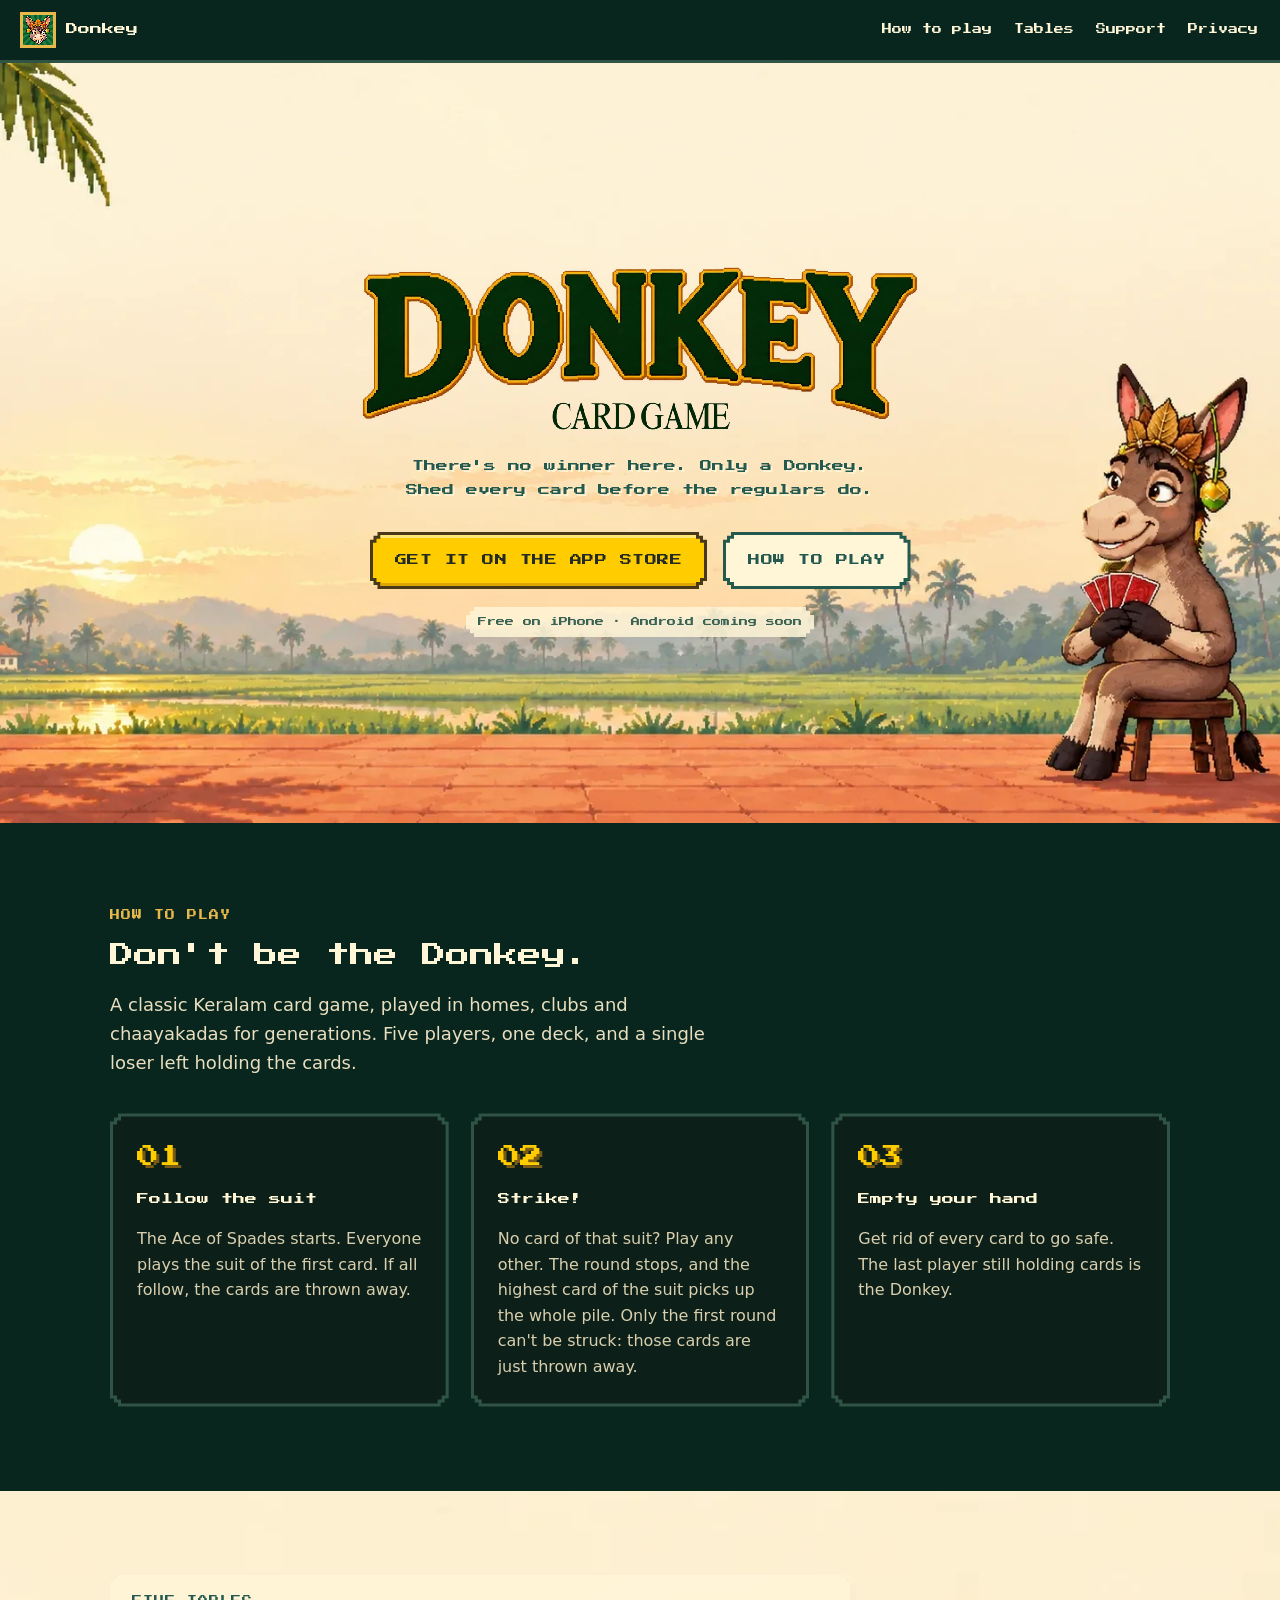
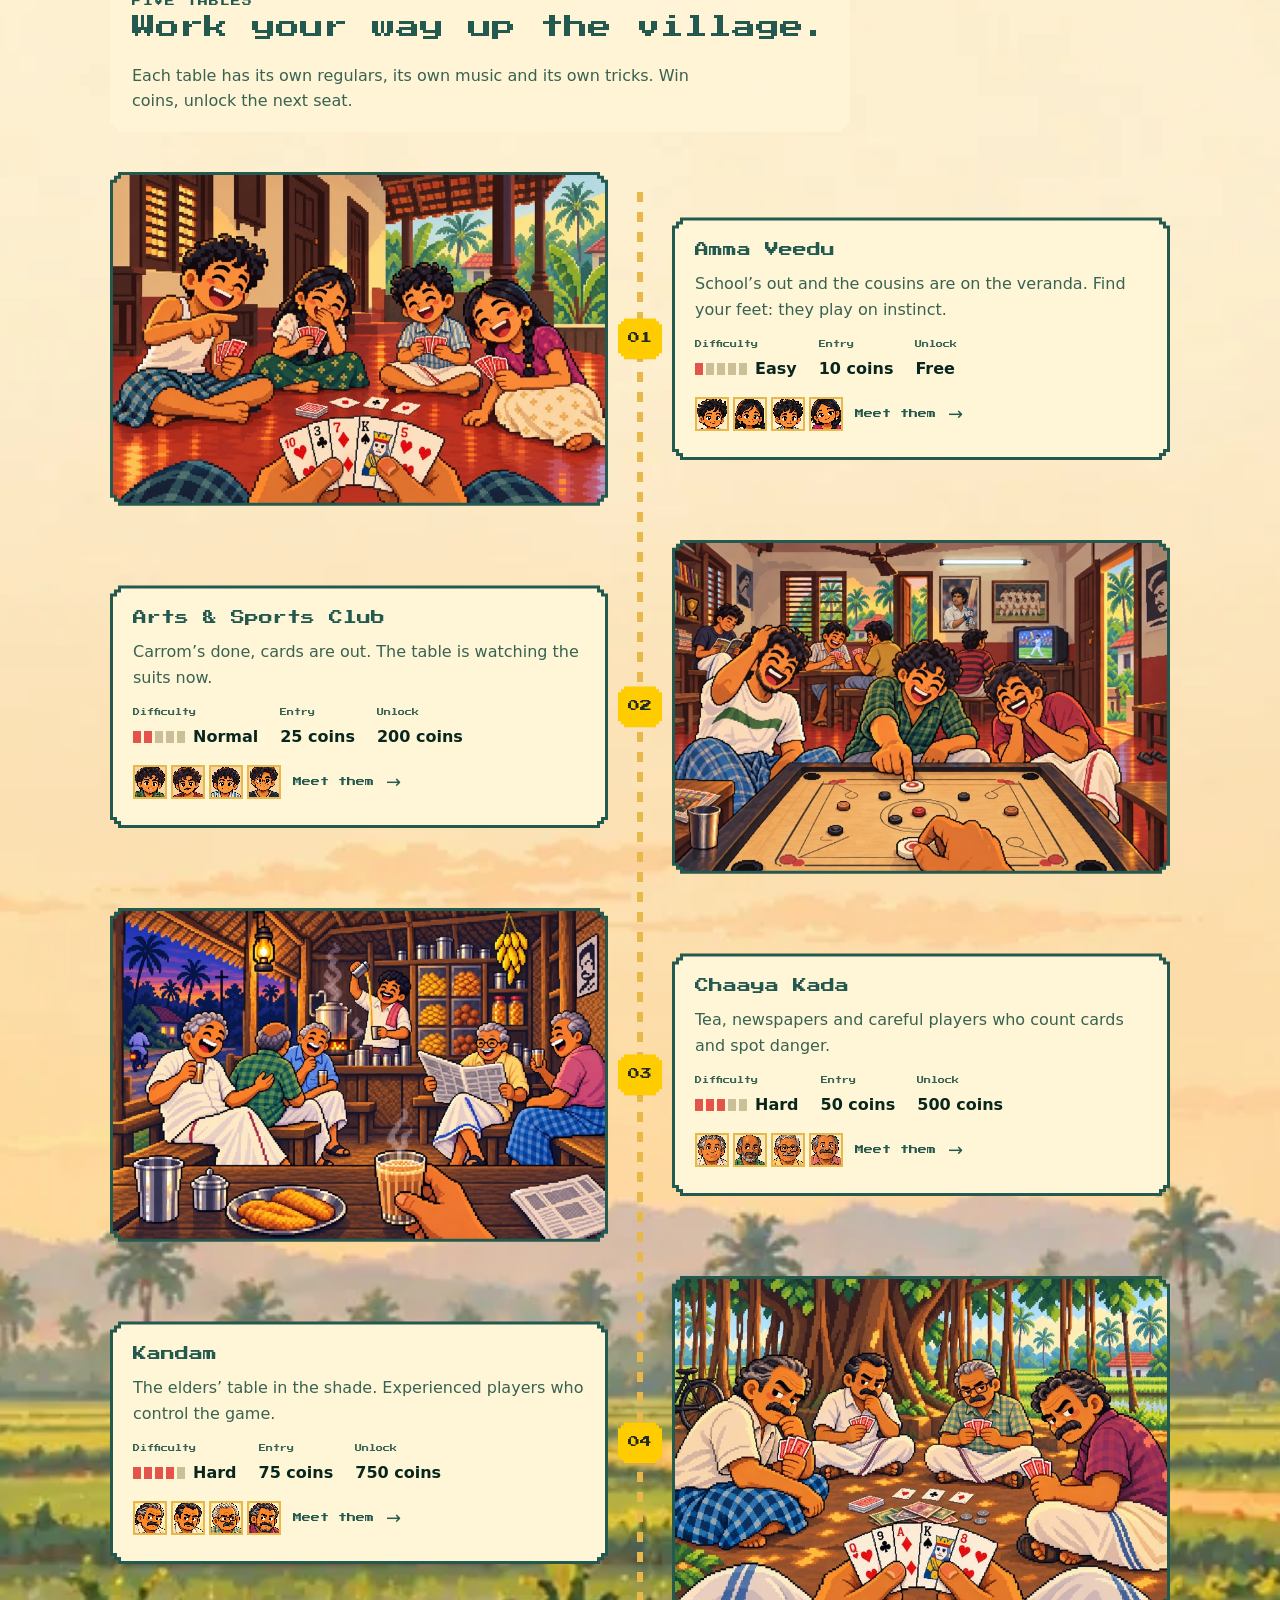
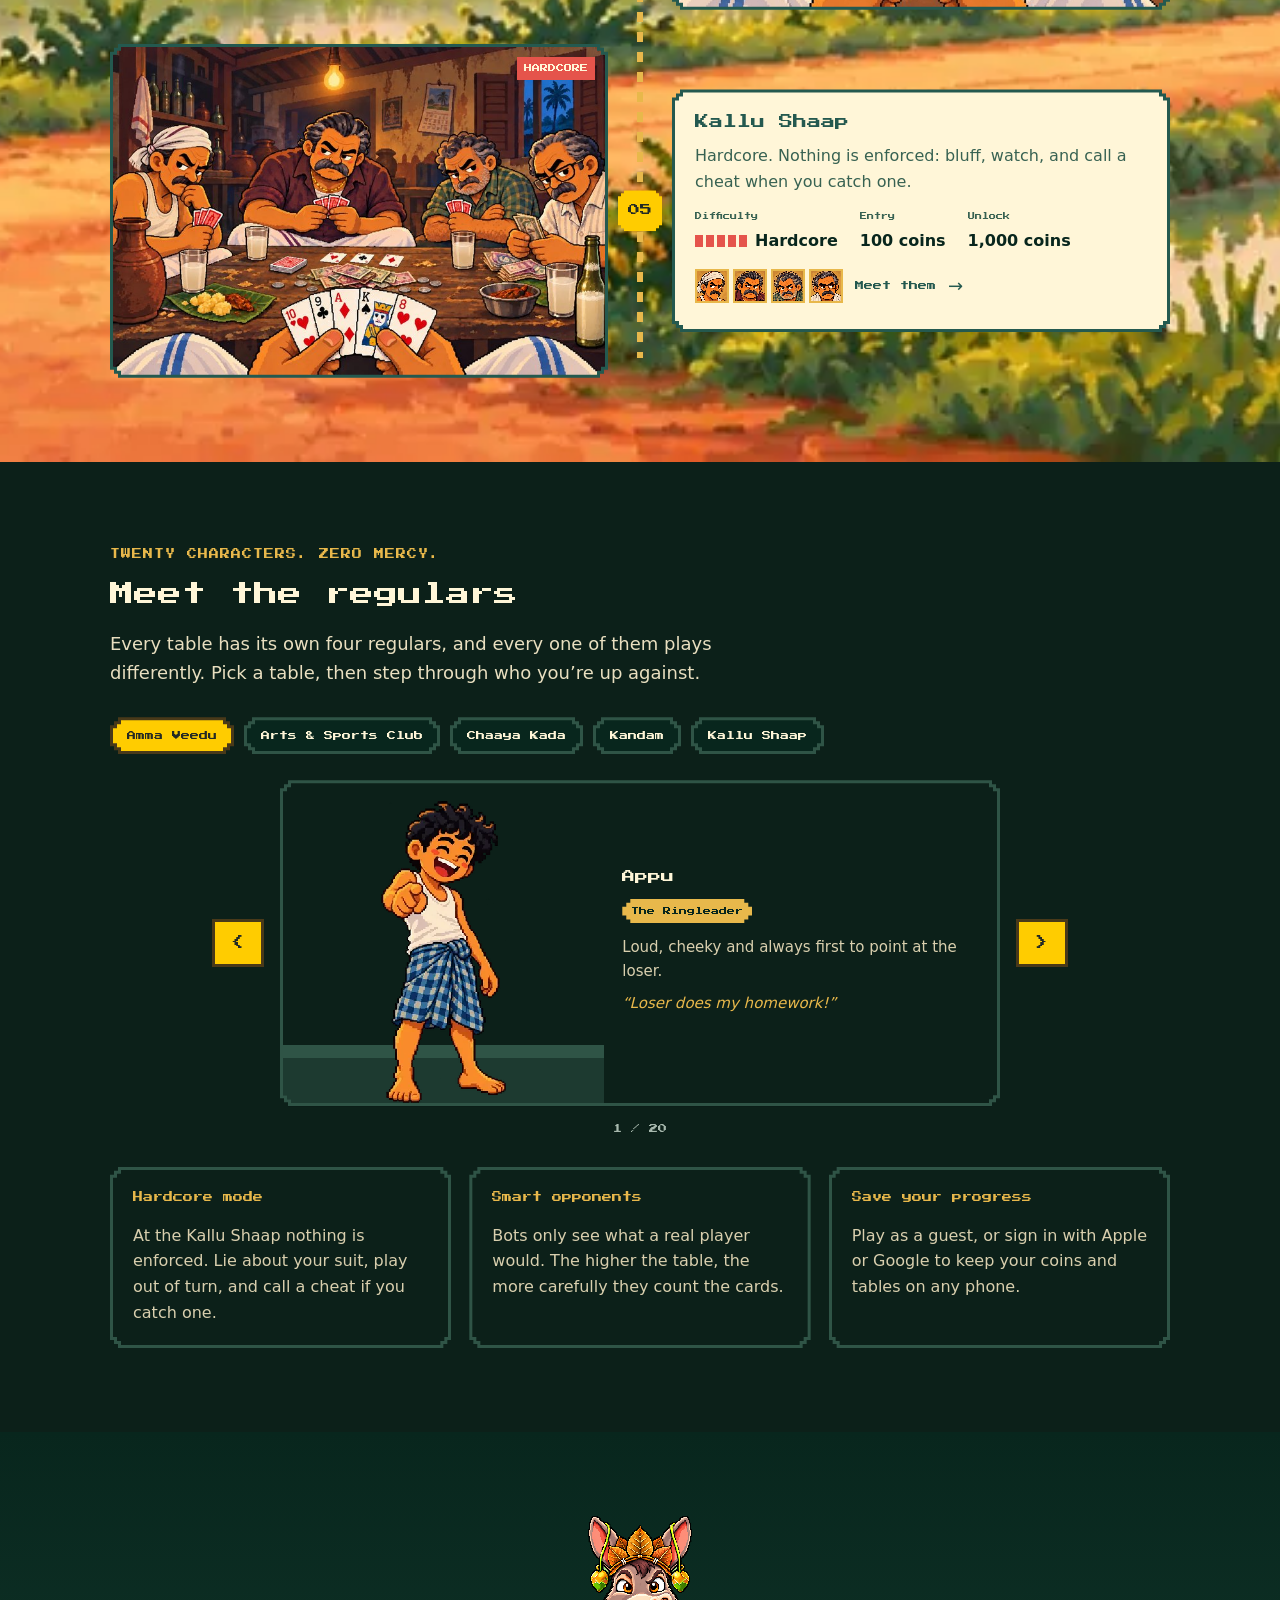
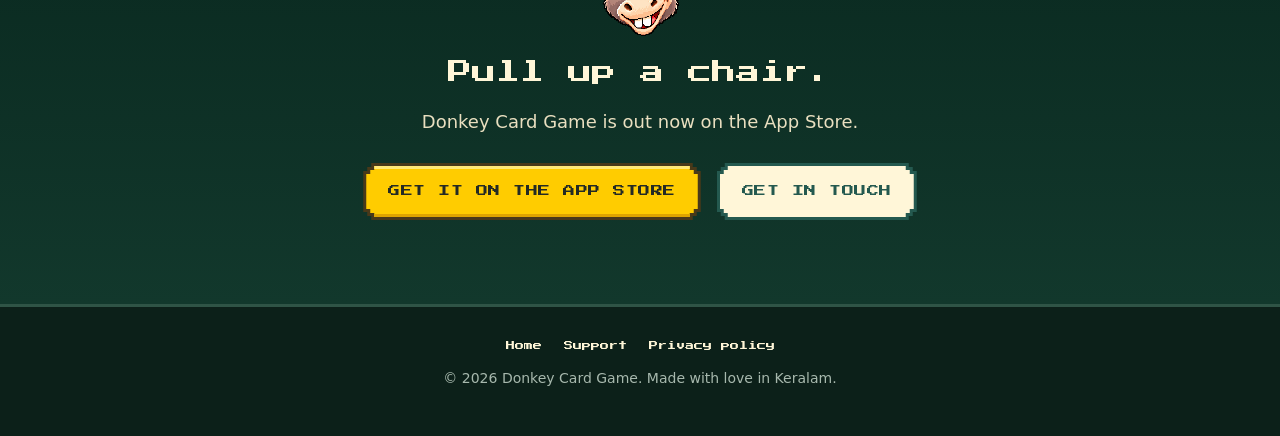
<file: index.html>
<!doctype html>
<html lang="en">
<head>
  <meta charset="utf-8">
  <meta name="viewport" content="width=device-width, initial-scale=1">
  <title>Donkey Card Game</title>
  <meta name="description" content="Donkey Card Game: the Keralam card game where there's no winner, only a Donkey. Shed your cards before the regulars do. Out now on iPhone.">
  <meta name="apple-itunes-app" content="app-id=6822841251">
  <meta property="og:title" content="Donkey Card Game">
  <meta property="og:description" content="There's no winner. Only a Donkey. A pixel-art card game from Keralam.">
  <meta property="og:image" content="assets/icon.png">
  <meta name="theme-color" content="#08261d">
  <link rel="icon" href="assets/favicon.png">
  <link rel="apple-touch-icon" href="assets/icon.png">
  <link rel="stylesheet" href="style.css">
</head>
<body>
  <header class="topbar">
    <a class="brand" href="./"><img class="crisp" src="assets/icon.png" alt=""><span>Donkey</span></a>
    <nav class="nav" aria-label="Main">
      <a href="#how">How to play</a>
      <a href="#tables">Tables</a>
      <a href="support.html">Support</a>
      <a href="privacy.html">Privacy</a>
    </nav>
  </header>

  <main>
    <section class="hero">
      <div class="hero-inner">
        <h1 style="margin:0"><img class="title crisp" src="assets/title.webp" alt="Donkey Card Game"></h1>
        <p class="tagline">There's no winner here. Only a Donkey.<br>Shed every card before the regulars do.</p>
        <div class="ctas">
          <a class="btn primary step drop" href="https://apps.apple.com/app/id6822841251"><span class="face step">Get it on the App Store</span></a>
          <a class="btn secondary step drop" href="#how"><span class="face step">How to play</span></a>
        </div>
        <div><span class="soon step">Free on iPhone · Android coming soon</span></div>
      </div>
    </section>

    <section id="how">
      <div class="wrap">
        <p class="kicker">HOW TO PLAY</p>
        <h2>Don't be the Donkey.</h2>
        <p class="lead">A classic Keralam card game, played in homes, clubs and chaayakadas for generations. Five players, one deck, and a single loser left holding the cards.</p>
        <div class="steps">
          <div class="frame dark step drop"><div class="in step">
            <span class="num">01</span>
            <h3 style="color:var(--cream)">Follow the suit</h3>
            <p style="color:#d9cfae">The Ace of Spades starts. Everyone plays the suit of the first card. If all follow, the cards are thrown away.</p>
          </div></div>
          <div class="frame dark step drop"><div class="in step">
            <span class="num">02</span>
            <h3 style="color:var(--cream)">Strike!</h3>
            <p style="color:#d9cfae">No card of that suit? Play any other. The round stops, and the highest card of the suit picks up the whole pile. Only the first round can't be struck: those cards are just thrown away.</p>
          </div></div>
          <div class="frame dark step drop"><div class="in step">
            <span class="num">03</span>
            <h3 style="color:var(--cream)">Empty your hand</h3>
            <p style="color:#d9cfae">Get rid of every card to go safe. The last player still holding cards is the Donkey.</p>
          </div></div>
        </div>
      </div>
    </section>

    <section id="tables" class="tables">
      <div class="wrap">
        <div class="heading step">
          <p class="kicker">FIVE TABLES</p>
          <h2>Work your way up the village.</h2>
          <p>Each table has its own regulars, its own music and its own tricks. Win coins, unlock the next seat.</p>
        </div>
        <ol class="path">
          <li class="stop">
            <span class="badge step">01</span>
            <div class="frame step drop shot"><div class="in step"><img src="assets/covers/summer-holidays.jpg" alt="Kids playing cards on a Keralam veranda during summer holidays" loading="lazy"></div></div>
            <div class="frame step drop about"><div class="in step">
              <h3>Amma Veedu</h3>
              <p>School’s out and the cousins are on the veranda. Find your feet: they play on instinct.</p>
              <dl class="stats">
                <div><dt>Difficulty</dt><dd><span class="pips" aria-hidden="true"><i class="on"></i><i class=""></i><i class=""></i><i class=""></i><i class=""></i></span>Easy</dd></div>
                <div><dt>Entry</dt><dd>10 coins</dd></div>
                <div><dt>Unlock</dt><dd>Free</dd></div>
              </dl>
              <a class="meet" href="#regulars" data-tab="0"><span class="cast"><img class="crisp" src="assets/faces/appu.webp" alt="Appu"><img class="crisp" src="assets/faces/ammu.webp" alt="Ammu"><img class="crisp" src="assets/faces/unni.webp" alt="Unni"><img class="crisp" src="assets/faces/malu.webp" alt="Malu"></span>Meet them</a>
            </div></div>
          </li>
          <li class="stop flip">
            <span class="badge step">02</span>
            <div class="frame step drop shot"><div class="in step"><img src="assets/covers/arts-sports-club.jpg" alt="Friends at an arts and sports club" loading="lazy"></div></div>
            <div class="frame step drop about"><div class="in step">
              <h3>Arts &amp; Sports Club</h3>
              <p>Carrom’s done, cards are out. The table is watching the suits now.</p>
              <dl class="stats">
                <div><dt>Difficulty</dt><dd><span class="pips" aria-hidden="true"><i class="on"></i><i class="on"></i><i class=""></i><i class=""></i><i class=""></i></span>Normal</dd></div>
                <div><dt>Entry</dt><dd>25 coins</dd></div>
                <div><dt>Unlock</dt><dd>200 coins</dd></div>
              </dl>
              <a class="meet" href="#regulars" data-tab="1"><span class="cast"><img class="crisp" src="assets/faces/shyam.webp" alt="Shyam"><img class="crisp" src="assets/faces/faisal.webp" alt="Faisal"><img class="crisp" src="assets/faces/tomy.webp" alt="Tomy"><img class="crisp" src="assets/faces/prasad.webp" alt="Prasad"></span>Meet them</a>
            </div></div>
          </li>
          <li class="stop">
            <span class="badge step">03</span>
            <div class="frame step drop shot"><div class="in step"><img src="assets/covers/chaayakada.jpg" alt="Old friends over tea at a chaayakada" loading="lazy"></div></div>
            <div class="frame step drop about"><div class="in step">
              <h3>Chaaya Kada</h3>
              <p>Tea, newspapers and careful players who count cards and spot danger.</p>
              <dl class="stats">
                <div><dt>Difficulty</dt><dd><span class="pips" aria-hidden="true"><i class="on"></i><i class="on"></i><i class="on"></i><i class=""></i><i class=""></i></span>Hard</dd></div>
                <div><dt>Entry</dt><dd>50 coins</dd></div>
                <div><dt>Unlock</dt><dd>500 coins</dd></div>
              </dl>
              <a class="meet" href="#regulars" data-tab="2"><span class="cast"><img class="crisp" src="assets/faces/gopalan.webp" alt="Gopalan"><img class="crisp" src="assets/faces/ummer.webp" alt="Ummer"><img class="crisp" src="assets/faces/jose.webp" alt="Jose"><img class="crisp" src="assets/faces/chandran.webp" alt="Chandran"></span>Meet them</a>
            </div></div>
          </li>
          <li class="stop flip">
            <span class="badge step">04</span>
            <div class="frame step drop shot"><div class="in step"><img src="assets/covers/banyan-tree.jpg" alt="Elders playing cards under a banyan tree" loading="lazy"></div></div>
            <div class="frame step drop about"><div class="in step">
              <h3>Kandam</h3>
              <p>The elders’ table in the shade. Experienced players who control the game.</p>
              <dl class="stats">
                <div><dt>Difficulty</dt><dd><span class="pips" aria-hidden="true"><i class="on"></i><i class="on"></i><i class="on"></i><i class="on"></i><i class=""></i></span>Hard</dd></div>
                <div><dt>Entry</dt><dd>75 coins</dd></div>
                <div><dt>Unlock</dt><dd>750 coins</dd></div>
              </dl>
              <a class="meet" href="#regulars" data-tab="3"><span class="cast"><img class="crisp" src="assets/faces/velu.webp" alt="Velu"><img class="crisp" src="assets/faces/mathai.webp" alt="Mathai"><img class="crisp" src="assets/faces/raghavan.webp" alt="Raghavan"><img class="crisp" src="assets/faces/sulaiman.webp" alt="Sulaiman"></span>Meet them</a>
            </div></div>
          </li>
          <li class="stop">
            <span class="badge step">05</span>
            <div class="frame step drop shot"><div class="in step"><img src="assets/covers/kallu-shaap.jpg" alt="Card players in a toddy shop" loading="lazy"><span class="level hard">HARDCORE</span></div></div>
            <div class="frame step drop about"><div class="in step">
              <h3>Kallu Shaap</h3>
              <p>Hardcore. Nothing is enforced: bluff, watch, and call a cheat when you catch one.</p>
              <dl class="stats">
                <div><dt>Difficulty</dt><dd><span class="pips" aria-hidden="true"><i class="on"></i><i class="on"></i><i class="on"></i><i class="on"></i><i class="on"></i></span>Hardcore</dd></div>
                <div><dt>Entry</dt><dd>100 coins</dd></div>
                <div><dt>Unlock</dt><dd>1,000 coins</dd></div>
              </dl>
              <a class="meet" href="#regulars" data-tab="4"><span class="cast"><img class="crisp" src="assets/faces/shaji.webp" alt="Shaji"><img class="crisp" src="assets/faces/vasu.webp" alt="Vasu"><img class="crisp" src="assets/faces/pappan.webp" alt="Pappan"><img class="crisp" src="assets/faces/kuttan.webp" alt="Kuttan"></span>Meet them</a>
            </div></div>
          </li>
        </ol>
      </div>
    </section>

    <section class="regulars" id="regulars">
      <div class="wrap">
        <p class="kicker">TWENTY CHARACTERS. ZERO MERCY.</p>
        <h2>Meet the regulars</h2>
        <p class="lead">Every table has its own four regulars, and every one of them plays differently. Pick a table, then step through who you’re up against.</p>
        <div class="tabs" role="tablist" aria-label="Tables"><button class="tab step" role="tab" id="tab-0" aria-controls="panel-0" aria-selected="true"><span class="step">Amma Veedu</span></button><button class="tab step" role="tab" id="tab-1" aria-controls="panel-1" aria-selected="false"><span class="step">Arts &amp; Sports Club</span></button><button class="tab step" role="tab" id="tab-2" aria-controls="panel-2" aria-selected="false"><span class="step">Chaaya Kada</span></button><button class="tab step" role="tab" id="tab-3" aria-controls="panel-3" aria-selected="false"><span class="step">Kandam</span></button><button class="tab step" role="tab" id="tab-4" aria-controls="panel-4" aria-selected="false"><span class="step">Kallu Shaap</span></button></div>
        <div class="show">
        <button class="arrow prev" aria-label="Previous character"><span>&lt;</span></button>
        <div class="panels"><div class="panel" role="tabpanel" id="panel-0" aria-labelledby="tab-0"><article class="who frame dark step drop"><div class="in step">
            <div class="stage"><img class="crisp" src="assets/figures/appu.webp" alt="Appu" loading="lazy"></div>
            <div class="info"><h3>Appu</h3><span class="trait step">The Ringleader</span><p>Loud, cheeky and always first to point at the loser.</p><p class="quote">“Loser does my homework!”</p></div>
          </div></article><article class="who frame dark step drop"><div class="in step">
            <div class="stage"><img class="crisp" src="assets/figures/ammu.webp" alt="Ammu" loading="lazy"></div>
            <div class="info"><h3>Ammu</h3><span class="trait step">The Unbeatable</span><p>Arms crossed, chin up. She has never lost a game. Just ask her.</p><p class="quote">“I never lose at cards.”</p></div>
          </div></article><article class="who frame dark step drop"><div class="in step">
            <div class="stage"><img class="crisp" src="assets/figures/unni.webp" alt="Unni" loading="lazy"></div>
            <div class="info"><h3>Unni</h3><span class="trait step">The Giggler</span><p>Laughs at everyone’s bad luck, including his own.</p><p class="quote">“No crying this time, okay?”</p></div>
          </div></article><article class="who frame dark step drop"><div class="in step">
            <div class="stage"><img class="crisp" src="assets/figures/malu.webp" alt="Malu" loading="lazy"></div>
            <div class="info"><h3>Malu</h3><span class="trait step">Ammachi’s Favourite</span><p>Sharp, proud, and quick to tell you who taught her.</p><p class="quote">“Ammachi says I’m the best.”</p></div>
          </div></article></div>
        <div class="panel" role="tabpanel" id="panel-1" aria-labelledby="tab-1" hidden><article class="who frame dark step drop"><div class="in step">
            <div class="stage"><img class="crisp" src="assets/figures/shyam.webp" alt="Shyam" loading="lazy"></div>
            <div class="info"><h3>Shyam</h3><span class="trait step">The Carrom Champ</span><p>Fresh off a carrom win and still warmed up.</p><p class="quote">“Carrom’s done. Cards now.”</p></div>
          </div></article><article class="who frame dark step drop"><div class="in step">
            <div class="stage"><img class="crisp" src="assets/figures/faisal.webp" alt="Faisal" loading="lazy"></div>
            <div class="info"><h3>Faisal</h3><span class="trait step">The Club Secretary</span><p>Keeps the club rules, and the tea money.</p><p class="quote">“Club rule: loser buys tea.”</p></div>
          </div></article><article class="who frame dark step drop"><div class="in step">
            <div class="stage"><img class="crisp" src="assets/figures/tomy.webp" alt="Tomy" loading="lazy"></div>
            <div class="info"><h3>Tomy</h3><span class="trait step">The Practiser</span><p>Spent all week shuffling, and wants you to know it.</p><p class="quote">“I’ve been practising, machane.”</p></div>
          </div></article><article class="who frame dark step drop"><div class="in step">
            <div class="stage"><img class="crisp" src="assets/figures/prasad.webp" alt="Prasad" loading="lazy"></div>
            <div class="info"><h3>Prasad</h3><span class="trait step">The Senior</span><p>Glasses on, eyebrow up, no patience for new boys.</p><p class="quote">“Try not to cry, new boy.”</p></div>
          </div></article></div>
        <div class="panel" role="tabpanel" id="panel-2" aria-labelledby="tab-2" hidden><article class="who frame dark step drop"><div class="in step">
            <div class="stage"><img class="crisp" src="assets/figures/gopalan.webp" alt="Gopalan" loading="lazy"></div>
            <div class="info"><h3>Gopalan</h3><span class="trait step">The Chai Lover</span><p>Never deals before his next glass of tea.</p><p class="quote">“One more chai, then we deal.”</p></div>
          </div></article><article class="who frame dark step drop"><div class="in step">
            <div class="stage"><img class="crisp" src="assets/figures/ummer.webp" alt="Ummer" loading="lazy"></div>
            <div class="info"><h3>Ummer</h3><span class="trait step">The Veteran</span><p>Forty years at this table. He has seen every trick.</p><p class="quote">“Forty years I’ve played here.”</p></div>
          </div></article><article class="who frame dark step drop"><div class="in step">
            <div class="stage"><img class="crisp" src="assets/figures/jose.webp" alt="Jose" loading="lazy"></div>
            <div class="info"><h3>Jose</h3><span class="trait step">The Newspaper Man</span><p>Reads every page, but the game always comes first.</p><p class="quote">“Paper can wait. Deal!”</p></div>
          </div></article><article class="who frame dark step drop"><div class="in step">
            <div class="stage"><img class="crisp" src="assets/figures/chandran.webp" alt="Chandran" loading="lazy"></div>
            <div class="info"><h3>Chandran</h3><span class="trait step">The Warner</span><p>Raises a finger and watches your spades.</p><p class="quote">“Watch your spades, mone.”</p></div>
          </div></article></div>
        <div class="panel" role="tabpanel" id="panel-3" aria-labelledby="tab-3" hidden><article class="who frame dark step drop"><div class="in step">
            <div class="stage"><img class="crisp" src="assets/figures/velu.webp" alt="Velu" loading="lazy"></div>
            <div class="info"><h3>Velu</h3><span class="trait step">The King of the Tree</span><p>Hands on hips. The shade, and the table, are his.</p><p class="quote">“Under this tree, I’m the king.”</p></div>
          </div></article><article class="who frame dark step drop"><div class="in step">
            <div class="stage"><img class="crisp" src="assets/figures/mathai.webp" alt="Mathai" loading="lazy"></div>
            <div class="info"><h3>Mathai</h3><span class="trait step">The Host</span><p>Calm and welcoming, right up until he strikes.</p><p class="quote">“Sit. The shade is free.”</p></div>
          </div></article><article class="who frame dark step drop"><div class="in step">
            <div class="stage"><img class="crisp" src="assets/figures/raghavan.webp" alt="Raghavan" loading="lazy"></div>
            <div class="info"><h3>Raghavan</h3><span class="trait step">The Card Counter</span><p>Remembers every card that has been played.</p><p class="quote">“I count every card, you know.”</p></div>
          </div></article><article class="who frame dark step drop"><div class="in step">
            <div class="stage"><img class="crisp" src="assets/figures/sulaiman.webp" alt="Sulaiman" loading="lazy"></div>
            <div class="info"><h3>Sulaiman</h3><span class="trait step">The Patient One</span><p>Folds his hands, waits, and wins.</p><p class="quote">“Patience wins. Always.”</p></div>
          </div></article></div>
        <div class="panel" role="tabpanel" id="panel-4" aria-labelledby="tab-4" hidden><article class="who frame dark step drop"><div class="in step">
            <div class="stage"><img class="crisp" src="assets/figures/shaji.webp" alt="Shaji" loading="lazy"></div>
            <div class="info"><h3>Shaji</h3><span class="trait step">The Daredevil</span><p>Squares up and dares you to cheat.</p><p class="quote">“Cheat if you dare.”</p></div>
          </div></article><article class="who frame dark step drop"><div class="in step">
            <div class="stage"><img class="crisp" src="assets/figures/vasu.webp" alt="Vasu" loading="lazy"></div>
            <div class="info"><h3>Vasu</h3><span class="trait step">The Life of the Shop</span><p>Always calling for another round of kallu.</p><p class="quote">“Another round of kallu!”</p></div>
          </div></article><article class="who frame dark step drop"><div class="in step">
            <div class="stage"><img class="crisp" src="assets/figures/pappan.webp" alt="Pappan" loading="lazy"></div>
            <div class="info"><h3>Pappan</h3><span class="trait step">The Watcher</span><p>Nothing at this table gets past his eyes.</p><p class="quote">“I see everything, mone.”</p></div>
          </div></article><article class="who frame dark step drop"><div class="in step">
            <div class="stage"><img class="crisp" src="assets/figures/kuttan.webp" alt="Kuttan" loading="lazy"></div>
            <div class="info"><h3>Kuttan</h3><span class="trait step">The Banker</span><p>Counts the notes and makes sure the loser pays.</p><p class="quote">“Loser pays the bill.”</p></div>
          </div></article></div>
        </div>
        <button class="arrow next" aria-label="Next character"><span>&gt;</span></button>
        <p class="count" aria-live="polite"></p>
        </div>

        <div class="features">
          <div class="frame dark step"><div class="in step"><h3>Hardcore mode</h3><p>At the Kallu Shaap nothing is enforced. Lie about your suit, play out of turn, and call a cheat if you catch one.</p></div></div>
          <div class="frame dark step"><div class="in step"><h3>Smart opponents</h3><p>Bots only see what a real player would. The higher the table, the more carefully they count the cards.</p></div></div>
          <div class="frame dark step"><div class="in step"><h3>Save your progress</h3><p>Play as a guest, or sign in with Apple or Google to keep your coins and tables on any phone.</p></div></div>
        </div>
      </div>
    </section>

    <section class="closer">
      <div class="wrap">
        <img class="face crisp" src="assets/donkey-face.png" alt="">
        <h2>Pull up a chair.</h2>
        <p class="lead" style="margin:0 auto 26px">Donkey Card Game is out now on the App Store.</p>
        <div class="ctas">
          <a class="btn primary step drop" href="https://apps.apple.com/app/id6822841251"><span class="face step">Get it on the App Store</span></a>
          <a class="btn secondary step drop" href="support.html"><span class="face step">Get in touch</span></a>
        </div>
      </div>
    </section>
  </main>

  <footer>
    <div class="links"><a href="./">Home</a><a href="support.html">Support</a><a href="privacy.html">Privacy policy</a></div>
    <p>© 2026 Donkey Card Game. Made with love in Keralam.</p>
  </footer>
  <script>
    // The regulars, one at a time: the arrows step through all twenty, and a
    // table's tab jumps to its first regular.
    const tabs = [...document.querySelectorAll('.tab')];
    const who = [...document.querySelectorAll('.who')];
    const count = document.querySelector('.count');
    let at = 0;
    function show(i) {
      at = (i + who.length) % who.length;
      const table = Math.floor(at / 4);
      who.forEach((w, j) => { w.hidden = j !== at; });
      tabs.forEach((t, j) => {
        t.setAttribute('aria-selected', String(j === table));
        document.getElementById('panel-' + j).hidden = j !== table;
      });
      count.textContent = (at + 1) + ' / ' + who.length;
    }
    tabs.forEach((tab, i) => tab.addEventListener('click', () => show(i * 4)));
    document.querySelector('.arrow.prev').addEventListener('click', () => show(at - 1));
    document.querySelector('.arrow.next').addEventListener('click', () => show(at + 1));
    // "Meet them" on a table opens that table's first regular.
    document.querySelectorAll('.meet').forEach(a => a.addEventListener('click', () => show(a.dataset.tab * 4)));
    show(0);
  </script>
</body>
</html>
</file>
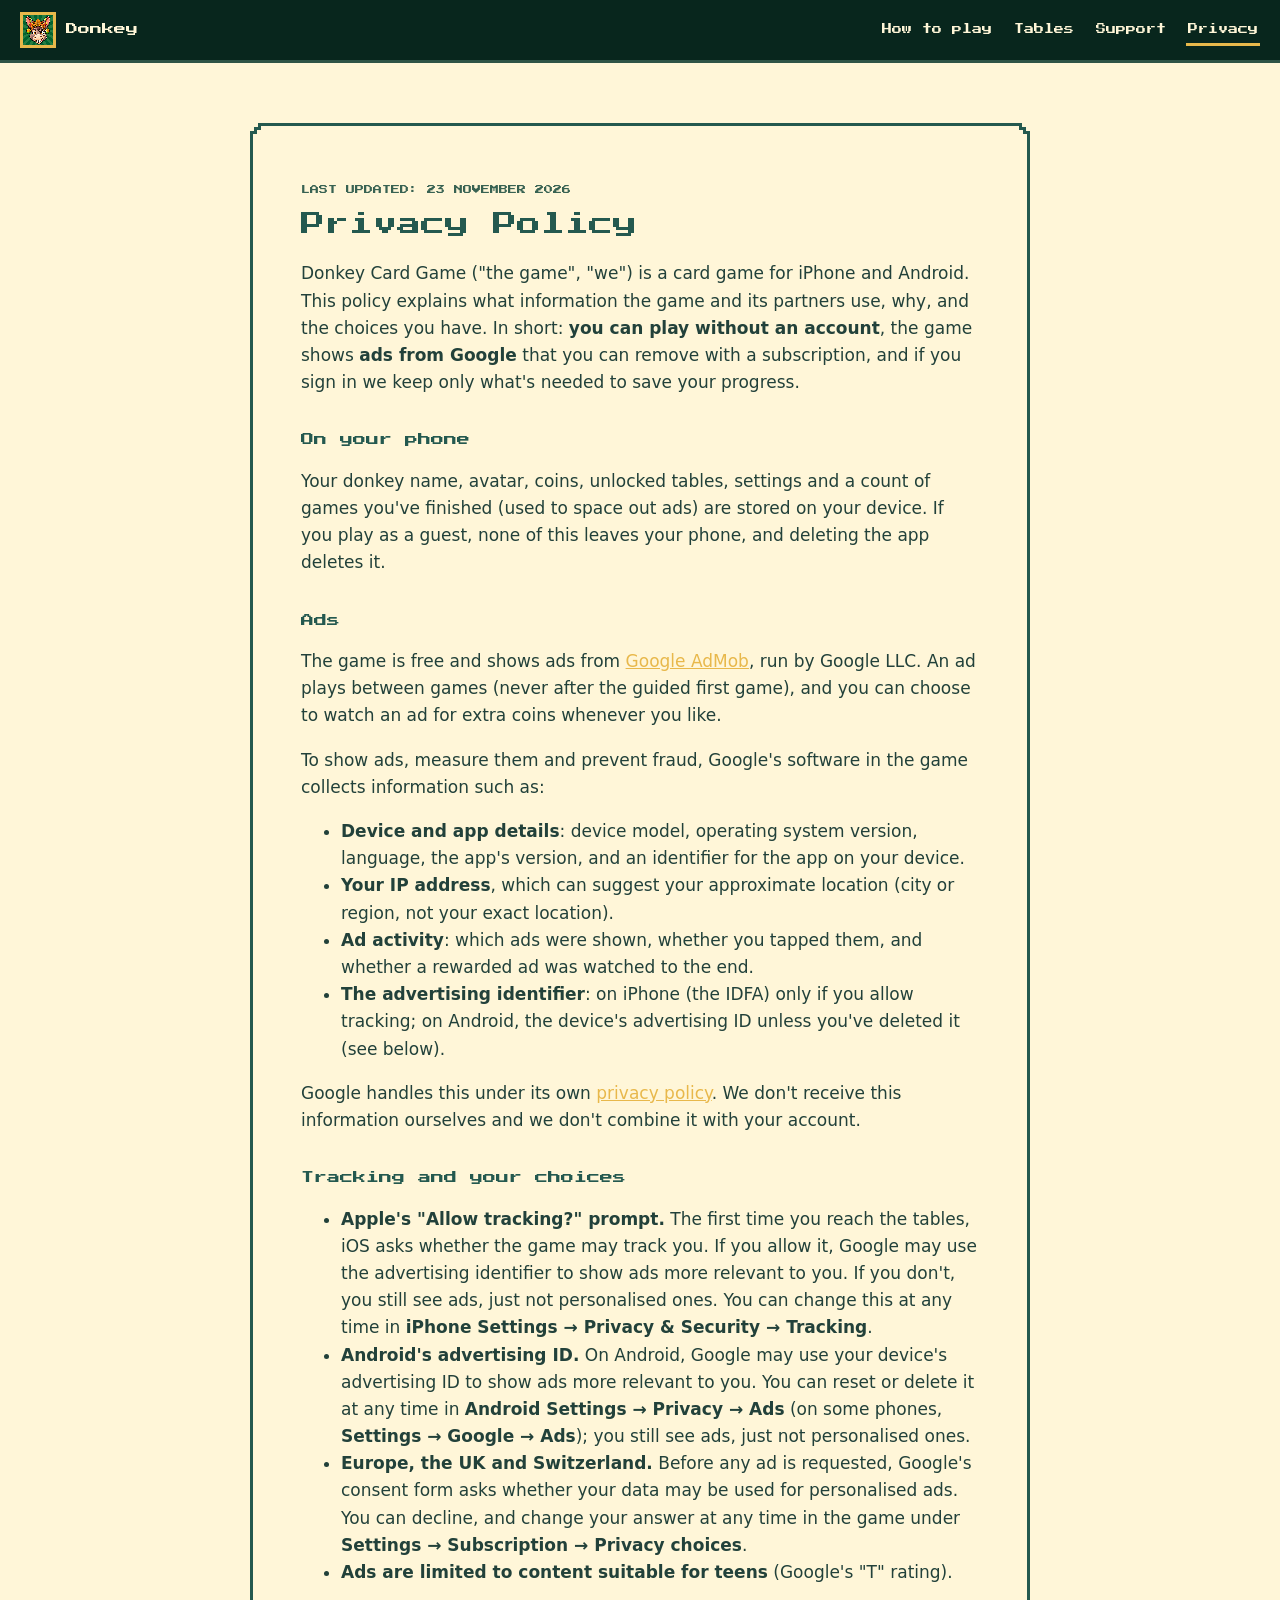
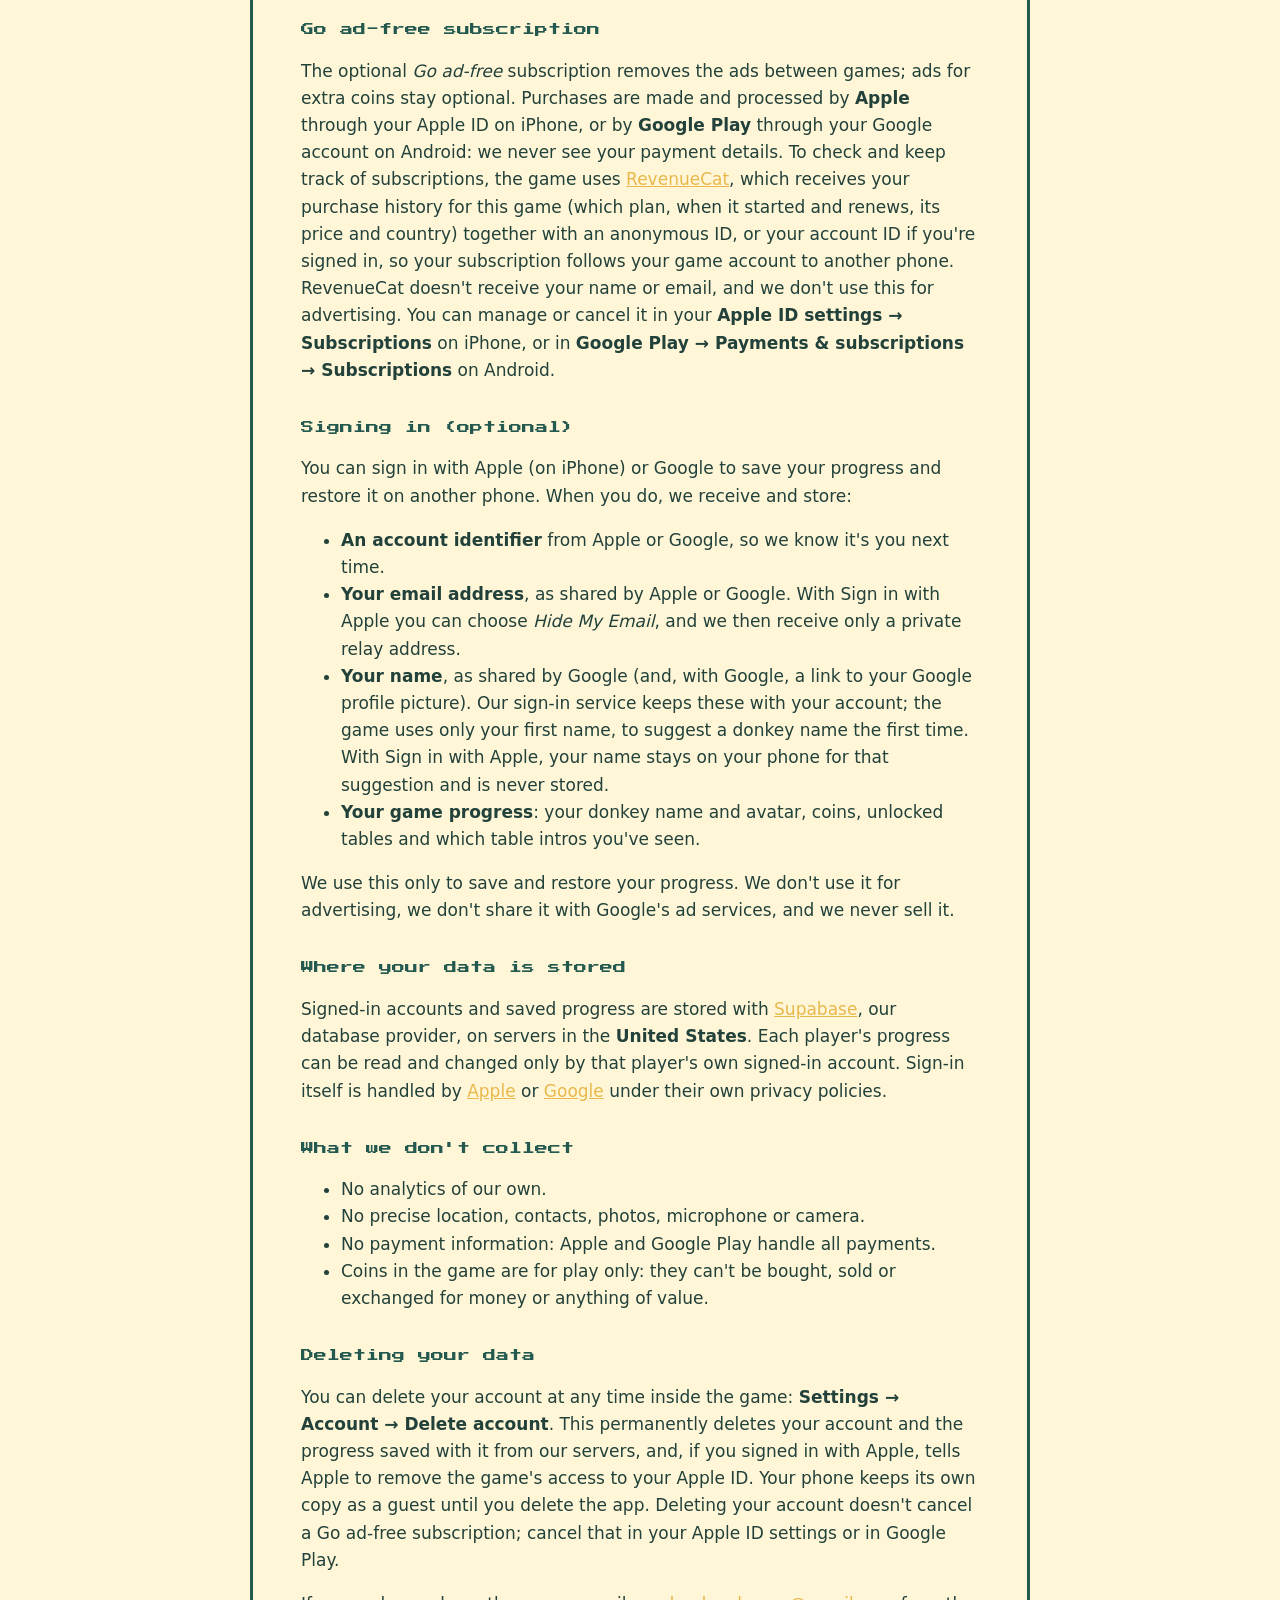
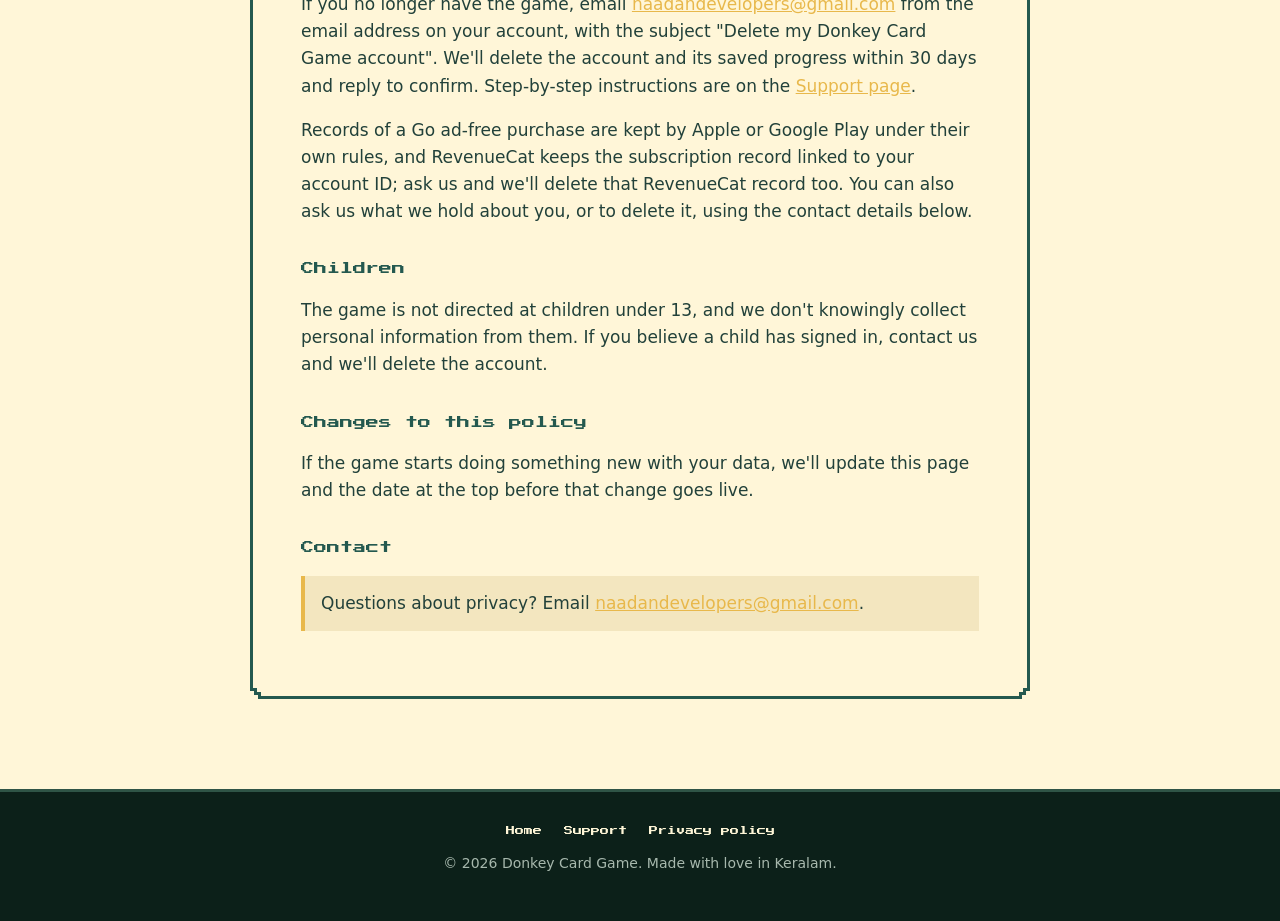
<file: privacy.html>
<!doctype html>
<html lang="en">
<head>
  <meta charset="utf-8">
  <meta name="viewport" content="width=device-width, initial-scale=1">
  <title>Privacy Policy · Donkey Card Game</title>
  <meta name="description" content="How Donkey Card Game handles your data: ads from Google, tracking choices, the Go ad-free subscription, optional sign-in, and how to delete it.">
  <meta name="theme-color" content="#08261d">
  <link rel="icon" href="assets/favicon.png">
  <link rel="stylesheet" href="style.css">
</head>
<body>
  <header class="topbar">
    <a class="brand" href="./"><img class="crisp" src="assets/icon.png" alt=""><span>Donkey</span></a>
    <nav class="nav" aria-label="Main">
      <a href="./#how">How to play</a>
      <a href="./#tables">Tables</a>
      <a href="support.html">Support</a>
      <a href="privacy.html" aria-current="page">Privacy</a>
    </nav>
  </header>

  <main class="doc">
    <div class="paper frame step drop"><div class="in step">
      <p class="updated">LAST UPDATED: 23 NOVEMBER 2026</p>
      <h1>Privacy Policy</h1>
      <p>Donkey Card Game ("the game", "we") is a card game for iPhone and Android. This policy explains what information the game and its partners use, why, and the choices you have. In short: <strong>you can play without an account</strong>, the game shows <strong>ads from Google</strong> that you can remove with a subscription, and if you sign in we keep only what's needed to save your progress.</p>

      <h2>On your phone</h2>
      <p>Your donkey name, avatar, coins, unlocked tables, settings and a count of games you've finished (used to space out ads) are stored on your device. If you play as a guest, none of this leaves your phone, and deleting the app deletes it.</p>

      <h2>Ads</h2>
      <p>The game is free and shows ads from <a href="https://policies.google.com/technologies/partner-sites" rel="noopener">Google AdMob</a>, run by Google LLC. An ad plays between games (never after the guided first game), and you can choose to watch an ad for extra coins whenever you like.</p>
      <p>To show ads, measure them and prevent fraud, Google's software in the game collects information such as:</p>
      <ul>
        <li><strong>Device and app details</strong>: device model, operating system version, language, the app's version, and an identifier for the app on your device.</li>
        <li><strong>Your IP address</strong>, which can suggest your approximate location (city or region, not your exact location).</li>
        <li><strong>Ad activity</strong>: which ads were shown, whether you tapped them, and whether a rewarded ad was watched to the end.</li>
        <li><strong>The advertising identifier</strong>: on iPhone (the IDFA) only if you allow tracking; on Android, the device's advertising ID unless you've deleted it (see below).</li>
      </ul>
      <p>Google handles this under its own <a href="https://policies.google.com/privacy" rel="noopener">privacy policy</a>. We don't receive this information ourselves and we don't combine it with your account.</p>

      <h2>Tracking and your choices</h2>
      <ul>
        <li><strong>Apple's "Allow tracking?" prompt.</strong> The first time you reach the tables, iOS asks whether the game may track you. If you allow it, Google may use the advertising identifier to show ads more relevant to you. If you don't, you still see ads, just not personalised ones. You can change this at any time in <strong>iPhone Settings → Privacy &amp; Security → Tracking</strong>.</li>
        <li><strong>Android's advertising ID.</strong> On Android, Google may use your device's advertising ID to show ads more relevant to you. You can reset or delete it at any time in <strong>Android Settings → Privacy → Ads</strong> (on some phones, <strong>Settings → Google → Ads</strong>); you still see ads, just not personalised ones.</li>
        <li><strong>Europe, the UK and Switzerland.</strong> Before any ad is requested, Google's consent form asks whether your data may be used for personalised ads. You can decline, and change your answer at any time in the game under <strong>Settings → Subscription → Privacy choices</strong>.</li>
        <li><strong>Ads are limited to content suitable for teens</strong> (Google's "T" rating).</li>
      </ul>

      <h2>Go ad-free subscription</h2>
      <p>The optional <em>Go ad-free</em> subscription removes the ads between games; ads for extra coins stay optional. Purchases are made and processed by <strong>Apple</strong> through your Apple ID on iPhone, or by <strong>Google Play</strong> through your Google account on Android: we never see your payment details. To check and keep track of subscriptions, the game uses <a href="https://www.revenuecat.com/privacy/" rel="noopener">RevenueCat</a>, which receives your purchase history for this game (which plan, when it started and renews, its price and country) together with an anonymous ID, or your account ID if you're signed in, so your subscription follows your game account to another phone. RevenueCat doesn't receive your name or email, and we don't use this for advertising. You can manage or cancel it in your <strong>Apple ID settings → Subscriptions</strong> on iPhone, or in <strong>Google Play → Payments &amp; subscriptions → Subscriptions</strong> on Android.</p>

      <h2>Signing in (optional)</h2>
      <p>You can sign in with Apple (on iPhone) or Google to save your progress and restore it on another phone. When you do, we receive and store:</p>
      <ul>
        <li><strong>An account identifier</strong> from Apple or Google, so we know it's you next time.</li>
        <li><strong>Your email address</strong>, as shared by Apple or Google. With Sign in with Apple you can choose <em>Hide My Email</em>, and we then receive only a private relay address.</li>
        <li><strong>Your name</strong>, as shared by Google (and, with Google, a link to your Google profile picture). Our sign-in service keeps these with your account; the game uses only your first name, to suggest a donkey name the first time. With Sign in with Apple, your name stays on your phone for that suggestion and is never stored.</li>
        <li><strong>Your game progress</strong>: your donkey name and avatar, coins, unlocked tables and which table intros you've seen.</li>
      </ul>
      <p>We use this only to save and restore your progress. We don't use it for advertising, we don't share it with Google's ad services, and we never sell it.</p>

      <h2>Where your data is stored</h2>
      <p>Signed-in accounts and saved progress are stored with <a href="https://supabase.com/privacy" rel="noopener">Supabase</a>, our database provider, on servers in the <strong>United States</strong>. Each player's progress can be read and changed only by that player's own signed-in account. Sign-in itself is handled by <a href="https://www.apple.com/legal/privacy/" rel="noopener">Apple</a> or <a href="https://policies.google.com/privacy" rel="noopener">Google</a> under their own privacy policies.</p>

      <h2>What we don't collect</h2>
      <ul>
        <li>No analytics of our own.</li>
        <li>No precise location, contacts, photos, microphone or camera.</li>
        <li>No payment information: Apple and Google Play handle all payments.</li>
        <li>Coins in the game are for play only: they can't be bought, sold or exchanged for money or anything of value.</li>
      </ul>

      <h2>Deleting your data</h2>
      <p>You can delete your account at any time inside the game: <strong>Settings → Account → Delete account</strong>. This permanently deletes your account and the progress saved with it from our servers, and, if you signed in with Apple, tells Apple to remove the game's access to your Apple ID. Your phone keeps its own copy as a guest until you delete the app. Deleting your account doesn't cancel a Go ad-free subscription; cancel that in your Apple ID settings or in Google Play.</p>
      <p>If you no longer have the game, email <a href="mailto:naadandevelopers@gmail.com?subject=Delete%20my%20Donkey%20Card%20Game%20account">naadandevelopers@gmail.com</a> from the email address on your account, with the subject "Delete my Donkey Card Game account". We'll delete the account and its saved progress within 30 days and reply to confirm. Step-by-step instructions are on the <a href="support.html#delete-account">Support page</a>.</p>
      <p>Records of a Go ad-free purchase are kept by Apple or Google Play under their own rules, and RevenueCat keeps the subscription record linked to your account ID; ask us and we'll delete that RevenueCat record too. You can also ask us what we hold about you, or to delete it, using the contact details below.</p>

      <h2>Children</h2>
      <p>The game is not directed at children under 13, and we don't knowingly collect personal information from them. If you believe a child has signed in, contact us and we'll delete the account.</p>

      <h2>Changes to this policy</h2>
      <p>If the game starts doing something new with your data, we'll update this page and the date at the top before that change goes live.</p>

      <h2>Contact</h2>
      <p class="note">Questions about privacy? Email <a href="mailto:naadandevelopers@gmail.com">naadandevelopers@gmail.com</a>.</p>
    </div></div>
  </main>

  <footer>
    <div class="links"><a href="./">Home</a><a href="support.html">Support</a><a href="privacy.html">Privacy policy</a></div>
    <p>© 2026 Donkey Card Game. Made with love in Keralam.</p>
  </footer>
</body>
</html>
</file>
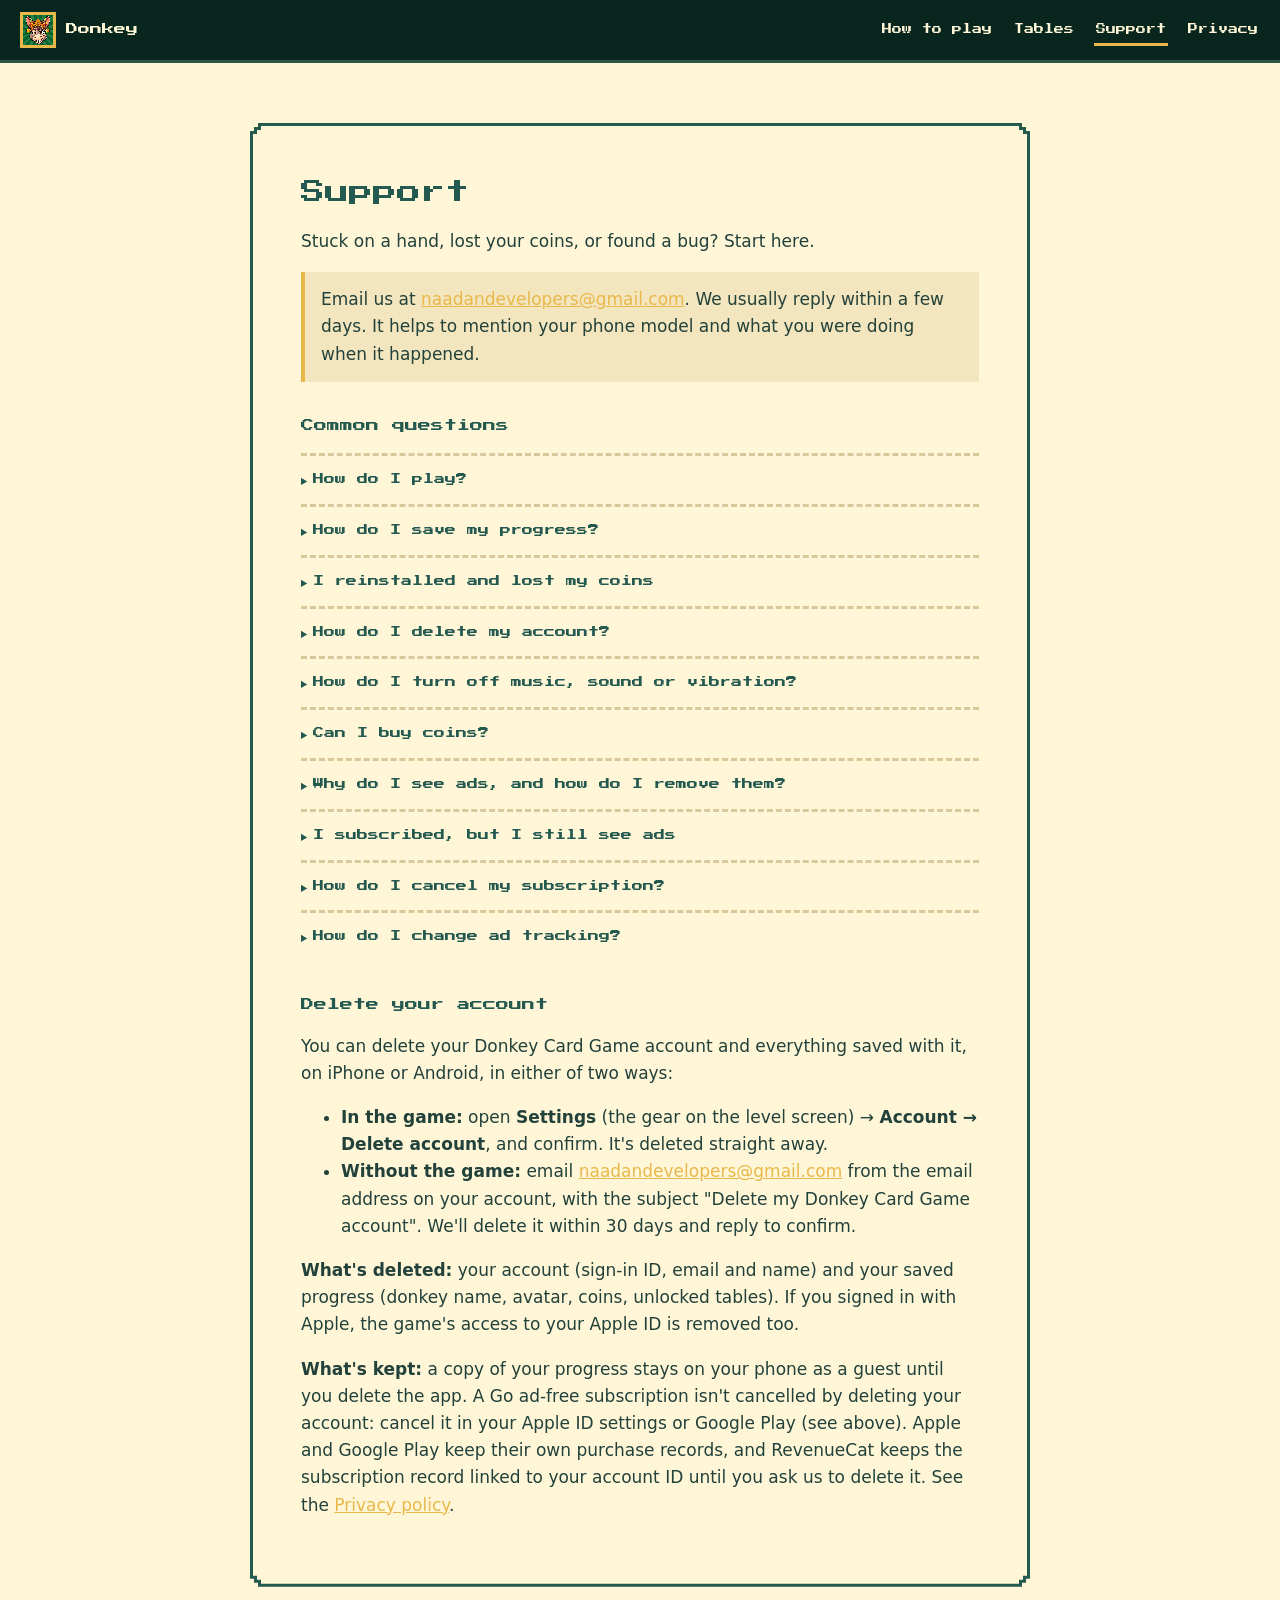
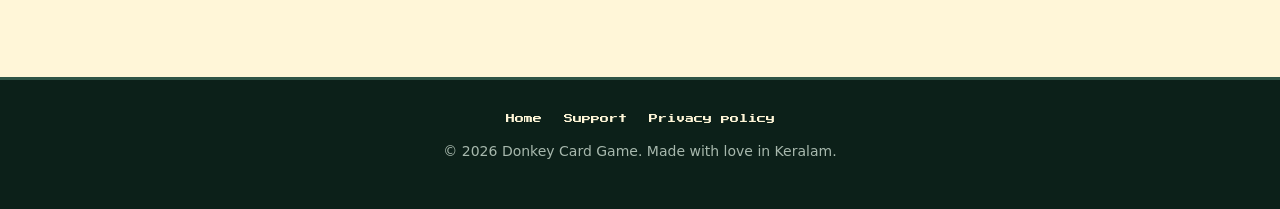
<file: support.html>
<!doctype html>
<html lang="en">
<head>
  <meta charset="utf-8">
  <meta name="viewport" content="width=device-width, initial-scale=1">
  <title>Support · Donkey Card Game</title>
  <meta name="description" content="Help with Donkey Card Game: how to play, saving progress, ads and the Go ad-free subscription, deleting your account, and how to contact us.">
  <meta name="theme-color" content="#08261d">
  <link rel="icon" href="assets/favicon.png">
  <link rel="stylesheet" href="style.css">
</head>
<body>
  <header class="topbar">
    <a class="brand" href="./"><img class="crisp" src="assets/icon.png" alt=""><span>Donkey</span></a>
    <nav class="nav" aria-label="Main">
      <a href="./#how">How to play</a>
      <a href="./#tables">Tables</a>
      <a href="support.html" aria-current="page">Support</a>
      <a href="privacy.html">Privacy</a>
    </nav>
  </header>

  <main class="doc">
    <div class="paper frame step drop"><div class="in step">
      <h1>Support</h1>
      <p>Stuck on a hand, lost your coins, or found a bug? Start here.</p>
      <p class="note">Email us at <a href="mailto:naadandevelopers@gmail.com">naadandevelopers@gmail.com</a>. We usually reply within a few days. It helps to mention your phone model and what you were doing when it happened.</p>

      <h2>Common questions</h2>
      <details>
        <summary>How do I play?</summary>
        <p>Tap the <strong>?</strong> on the welcome screen, or <strong>How to play</strong> on the level screen, for a quick illustrated guide. The short version: follow the suit of the first card; if you can't, play any card to strike, and the highest card of the suit picks up the pile. The last player holding cards is the Donkey.</p>
      </details>
      <details>
        <summary>How do I save my progress?</summary>
        <p>Sign in with Apple (on iPhone) or Google, either on the welcome screen or in <strong>Settings → Account</strong>. Your coins and unlocked tables are then saved to your account, and come back when you sign in on a new phone or after reinstalling.</p>
      </details>
      <details>
        <summary>I reinstalled and lost my coins</summary>
        <p>If you played as a guest, your progress lived only on the phone and was removed with the app. If you'd signed in, sign in again with the same Apple or Google account and it will come back.</p>
      </details>
      <details>
        <summary>How do I delete my account?</summary>
        <p>In the game, open <strong>Settings → Account → Delete account</strong>, or email us if you no longer have the game. See <a href="#delete-account">Delete your account</a> below.</p>
      </details>
      <details>
        <summary>How do I turn off music, sound or vibration?</summary>
        <p>Open <strong>Settings</strong> (the gear on the level screen) and switch them off. On iPhone, the silent switch also mutes the game.</p>
      </details>
      <details>
        <summary>Can I buy coins?</summary>
        <p>No. Coins are for play only. You earn them by winning games, from the daily gift, and by watching an ad in the coins sheet (up to three a day). They can't be bought, sold or exchanged for money.</p>
      </details>
      <details>
        <summary>Why do I see ads, and how do I remove them?</summary>
        <p>Ads keep the game free. After each game, an ad plays when you leave the results screen (never after your guided first game with Appu). Tap <strong>Go ad-free</strong> on the level screen (or <strong>Settings → Subscription</strong>) to subscribe monthly or yearly and remove them. Watching an ad for extra coins stays available whenever you want it.</p>
      </details>
      <details>
        <summary>I subscribed, but I still see ads</summary>
        <p>Open <strong>Go ad-free</strong> and tap <strong>Restore purchases</strong>, making sure your phone is signed in to the same Apple ID (iPhone) or Google account (Android) you subscribed with. The subscription follows that store account.</p>
      </details>
      <details>
        <summary>How do I cancel my subscription?</summary>
        <p>On your iPhone, open <strong>Settings → your name → Subscriptions → Donkey Card Game</strong>, or tap <strong>Manage subscription</strong> on the Go ad-free page. It stays active until the end of the period you've paid for. Apple handles refunds at <a href="https://reportaproblem.apple.com" rel="noopener">reportaproblem.apple.com</a>.</p>
        <p>On Android, open the <strong>Google Play</strong> app → your profile picture → <strong>Payments &amp; subscriptions → Subscriptions → Donkey Card Game</strong> → <strong>Cancel subscription</strong>. Google Play handles refunds: see <a href="https://support.google.com/googleplay/answer/2479637" rel="noopener">Google Play's refund help</a>.</p>
      </details>
      <details>
        <summary>How do I change ad tracking?</summary>
        <p>In <strong>iPhone Settings → Privacy &amp; Security → Tracking</strong>, switch Donkey on or off. On Android, reset or delete your advertising ID in <strong>Settings → Privacy → Ads</strong>. Either way you'll see ads; personalisation only makes them more relevant. In Europe and the UK you can also change your ad consent in the game under <strong>Settings → Subscription → Privacy choices</strong>. See the <a href="privacy.html">Privacy policy</a>.</p>
      </details>

      <h2 id="delete-account">Delete your account</h2>
      <p>You can delete your Donkey Card Game account and everything saved with it, on iPhone or Android, in either of two ways:</p>
      <ul>
        <li><strong>In the game:</strong> open <strong>Settings</strong> (the gear on the level screen) → <strong>Account → Delete account</strong>, and confirm. It's deleted straight away.</li>
        <li><strong>Without the game:</strong> email <a href="mailto:naadandevelopers@gmail.com?subject=Delete%20my%20Donkey%20Card%20Game%20account">naadandevelopers@gmail.com</a> from the email address on your account, with the subject "Delete my Donkey Card Game account". We'll delete it within 30 days and reply to confirm.</li>
      </ul>
      <p><strong>What's deleted:</strong> your account (sign-in ID, email and name) and your saved progress (donkey name, avatar, coins, unlocked tables). If you signed in with Apple, the game's access to your Apple ID is removed too.</p>
      <p><strong>What's kept:</strong> a copy of your progress stays on your phone as a guest until you delete the app. A Go ad-free subscription isn't cancelled by deleting your account: cancel it in your Apple ID settings or Google Play (see above). Apple and Google Play keep their own purchase records, and RevenueCat keeps the subscription record linked to your account ID until you ask us to delete it. See the <a href="privacy.html">Privacy policy</a>.</p>
    </div></div>
  </main>

  <footer>
    <div class="links"><a href="./">Home</a><a href="support.html">Support</a><a href="privacy.html">Privacy policy</a></div>
    <p>© 2026 Donkey Card Game. Made with love in Keralam.</p>
  </footer>
</body>
</html>
</file>
<file: style.css>
/* Donkey Card Game: one stylesheet for every page, in the game's own pixel
   look: stepped corners, hard borders and hard drop shadows, never blur. */

@font-face {
  font-family: 'Press Start 2P';
  src: url('assets/PressStart2P-Regular.ttf') format('truetype');
  font-display: swap;
}

:root {
  --cream: #fff6d8;
  --cream-2: #f3e6bf;
  --ink: #24594f;
  --ink-2: #386252;
  --deep: #08261d;
  --deep-2: #0c2019;
  --gold: #e8b84b;
  --yellow: #ffcc00;
  --yellow-edge: #493919;
  --yellow-drop: #795b16;
  --red: #e5544b;
  --pixel: 'Press Start 2P', ui-monospace, monospace;
  --body: ui-rounded, 'SF Pro Rounded', system-ui, -apple-system, 'Segoe UI', Roboto, sans-serif;
  /* Stepped corner size for clip-path frames. */
  --s: 4px;
}

* { box-sizing: border-box; }
html { scroll-behavior: smooth; }
body {
  margin: 0;
  background: var(--deep);
  color: var(--cream);
  font-family: var(--body);
  line-height: 1.6;
  -webkit-font-smoothing: antialiased;
}
img { max-width: 100%; display: block; }
/* Pixel art scales up crisp, not blurred. */
.crisp { image-rendering: pixelated; image-rendering: crisp-edges; }
a { color: var(--gold); }

/* ---------- stepped pixel frame: outer = border colour, inner = fill ---------- */
.step {
  clip-path: polygon(
    calc(var(--s) * 2) 0, calc(100% - var(--s) * 2) 0,
    calc(100% - var(--s) * 2) var(--s), calc(100% - var(--s)) var(--s),
    calc(100% - var(--s)) calc(var(--s) * 2), 100% calc(var(--s) * 2),
    100% calc(100% - var(--s) * 2), calc(100% - var(--s)) calc(100% - var(--s) * 2),
    calc(100% - var(--s)) calc(100% - var(--s)), calc(100% - var(--s) * 2) calc(100% - var(--s)),
    calc(100% - var(--s) * 2) 100%, calc(var(--s) * 2) 100%,
    calc(var(--s) * 2) calc(100% - var(--s)), var(--s) calc(100% - var(--s)),
    var(--s) calc(100% - var(--s) * 2), 0 calc(100% - var(--s) * 2),
    0 calc(var(--s) * 2), var(--s) calc(var(--s) * 2),
    var(--s) var(--s), calc(var(--s) * 2) var(--s)
  );
}
/* A hard drop shadow that follows the stepped outline. */
.drop { filter: drop-shadow(5px 5px 0 rgba(3, 16, 11, .55)); }

.frame { background: var(--ink); padding: 3px; }
.frame > .in { background: var(--cream); color: var(--deep); }
.frame.dark { background: #2f5446; }
.frame.dark > .in { background: var(--deep-2); color: var(--cream); }
.frame.gold { background: var(--gold); }

/* ---------- buttons ---------- */
.btn {
  display: inline-block;
  font-family: var(--pixel);
  font-size: 12px;
  letter-spacing: .5px;
  text-decoration: none;
  text-transform: uppercase;
  transition: transform .06s;
}
.btn:active { transform: translate(3px, 3px); }
.btn .face { display: block; padding: 16px 22px; }
.btn.primary { background: var(--yellow-edge); padding: 3px; }
.btn.primary .face {
  background: var(--yellow);
  color: #242a24;
  box-shadow: inset 0 3px 0 #ffe878, inset 0 -3px 0 #dea400;
}
.btn.secondary { background: var(--ink); padding: 3px; }
.btn.secondary .face { background: var(--cream); color: var(--ink); }

/* ---------- top bar ---------- */
.topbar {
  position: sticky; top: 0; z-index: 10;
  display: flex; align-items: center; justify-content: space-between;
  gap: 16px; padding: 12px 20px;
  background: var(--deep);
  border-bottom: 3px solid #2f5446;
}
.brand { display: flex; align-items: center; gap: 10px; text-decoration: none; color: var(--cream); }
.brand img { width: 36px; height: 36px; border: 3px solid var(--gold); }
.brand span { font-family: var(--pixel); font-size: 12px; }
.nav { display: flex; gap: 18px; flex-wrap: wrap; }
.nav a {
  font-family: var(--pixel); font-size: 10px; color: var(--cream);
  text-decoration: none; padding: 6px 2px; border-bottom: 3px solid transparent;
}
.nav a:hover, .nav a[aria-current] { border-bottom-color: var(--gold); }

/* ---------- hero ---------- */
.hero {
  position: relative;
  min-height: min(92vh, 760px);
  display: grid; place-items: center;
  padding: 72px 20px 56px;
  /* Shifted right of centre so the donkey on his stool stays in view. */
  background: var(--cream) url('assets/welcome-background.webp') 78% bottom / cover no-repeat;
  overflow: hidden;
  text-align: center;
}
.hero-inner { position: relative; z-index: 1; max-width: 720px; }
.hero .title { width: min(560px, 86vw); margin: 0 auto; animation: float 2.8s ease-in-out infinite; }
.hero .tagline {
  font-family: var(--pixel);
  font-size: clamp(9px, 1.6vw, 12px);
  line-height: 2;
  color: var(--ink);
  margin: 22px auto 30px;
  max-width: 560px;
  text-shadow: 2px 2px 0 rgba(255, 246, 216, .8);
}
.ctas { display: flex; gap: 16px; justify-content: center; flex-wrap: wrap; }
.soon {
  display: inline-block; margin-top: 18px;
  font-family: var(--pixel); font-size: 9px; color: var(--ink-2);
  background: rgba(255, 246, 216, .85); padding: 8px 12px;
}
@keyframes float { 50% { transform: translateY(-8px); } }

/* ---------- sections ---------- */
section { padding: 84px 20px; scroll-margin-top: 72px; }
.wrap { max-width: 1060px; margin: 0 auto; }
.kicker {
  font-family: var(--pixel); font-size: 10px; color: var(--gold);
  letter-spacing: 1px; margin: 0 0 14px;
}
h1, h2, h3 { font-family: var(--pixel); font-weight: normal; line-height: 1.5; margin: 0 0 18px; }
h2 { font-size: clamp(16px, 2.6vw, 24px); }
h3 { font-size: 12px; }
.lead { font-size: 18px; max-width: 640px; color: #e9dfc0; }

/* The game in three steps. */
.steps { display: grid; gap: 22px; grid-template-columns: repeat(auto-fit, minmax(240px, 1fr)); margin-top: 36px; }
.steps .in { padding: 24px; height: 100%; }
.steps .num {
  font-family: var(--pixel); font-size: 22px; color: var(--yellow);
  text-shadow: 3px 3px 0 var(--yellow-drop);
}
.steps p { margin: 8px 0 0; color: var(--ink-2); font-size: 16px; }
.steps h3 { color: var(--deep); margin-top: 14px; }

/* Five tables. */
.tables { background: var(--cream) url('assets/journey-background.webp') center / cover no-repeat; }
.tables .heading { background: rgba(255, 246, 216, .9); display: inline-block; padding: 18px 22px; }
.tables .heading h2, .tables .heading .kicker { color: var(--ink); }
.tables .heading p { margin: 0; color: var(--ink-2); max-width: 560px; }
/* A path of stops, alternating sides, joined by a dotted trail. */
.path { list-style: none; margin: 40px 0 0; padding: 0; position: relative; display: grid; gap: 34px; }
.path::before {
  content: ''; position: absolute; left: 50%; top: 20px; bottom: 20px; width: 6px; margin-left: -3px;
  background: repeating-linear-gradient(var(--gold) 0 10px, transparent 10px 20px);
}
.stop { position: relative; display: grid; grid-template-columns: 1fr 1fr; gap: 64px; align-items: center; }
.stop.flip .shot { order: 2; }
.badge {
  position: absolute; left: 50%; top: 50%; transform: translate(-50%, -50%); z-index: 1;
  --s: 3px; background: var(--yellow); color: #242a24; font-family: var(--pixel); font-size: 12px;
  padding: 11px 10px; filter: drop-shadow(3px 3px 0 var(--yellow-drop));
}
.shot .in { position: relative; overflow: hidden; aspect-ratio: 3 / 2; }
.shot img { width: 100%; height: 100%; object-fit: cover; display: block; }
.level {
  position: absolute; top: 10px; right: 10px;
  font-family: var(--pixel); font-size: 8px; color: var(--cream); padding: 5px 7px;
}
.hard { background: var(--red); }
.about .in { padding: 20px 20px 18px; }
.about h3 { font-size: 14px; color: var(--ink); margin-bottom: 10px; }
.about p { margin: 0 0 16px; color: var(--ink-2); }
.stats { display: flex; flex-wrap: wrap; gap: 8px 22px; margin: 0 0 16px; }
.stats dt { font-family: var(--pixel); font-size: 7px; color: var(--ink-2); margin-bottom: 6px; }
.stats dd { margin: 0; font-weight: 700; color: var(--deep); display: flex; align-items: center; gap: 8px; }
.pips { display: flex; gap: 3px; }
.pips i { width: 8px; height: 12px; background: #cbbf98; }
.pips i.on { background: var(--red); }
.meet {
  display: inline-flex; align-items: center; gap: 12px; text-decoration: none;
  font-family: var(--pixel); font-size: 9px; color: var(--ink); white-space: nowrap;
}
.meet::after { content: '\2192'; font-family: var(--body); font-size: 18px; }
.meet:hover { color: var(--deep); }
.cast { display: flex; gap: 4px; }
.cast img { width: 34px; height: 34px; border: 2px solid var(--gold); background: var(--cream); }
@media (max-width: 760px) {
  .path::before { left: 18px; }
  .stop { grid-template-columns: 1fr; gap: 14px; padding-left: 46px; }
  .stop.flip .shot { order: 0; }
  .badge { left: 18px; top: 0; transform: translate(-50%, 0); }
  .about .in { padding: 16px 14px; }
  .about h3 { font-size: 12px; }
  .stats { gap: 8px 14px; }
  .stats dd { font-size: 14px; }
  .cast img { width: 30px; height: 30px; }
}

/* The regulars: a tab per table, a card per character. */
.regulars { background: var(--deep-2); }
.tabs { display: flex; flex-wrap: wrap; gap: 10px; margin: 30px 0 26px; }
.tab { border: 0; cursor: pointer; background: #2f5446; padding: 3px; font-family: var(--pixel); font-size: 9px; }
.tab span { display: block; padding: 11px 14px; background: var(--deep); color: var(--cream); }
.tab[aria-selected="true"] { background: var(--yellow-edge); }
.tab[aria-selected="true"] span { background: var(--yellow); color: #242a24; }
.tab:active { transform: translate(2px, 2px); }
/* One regular at a time, an arrow either side. */
.show {
  display: grid; gap: 16px; align-items: center;
  grid-template-columns: auto minmax(0, 720px) auto; justify-content: center;
  grid-template-areas: "prev card next" ". count .";
}
.panels { grid-area: card; }
.panel[hidden], .who[hidden] { display: none; }
.arrow { border: 0; cursor: pointer; background: var(--yellow-edge); padding: 3px; font-family: var(--pixel); font-size: 14px; }
.arrow span { display: block; padding: 14px 16px; background: var(--yellow); color: #242a24; }
.arrow:active { transform: translate(2px, 2px); }
.arrow.prev { grid-area: prev; }
.arrow.next { grid-area: next; }
.count { grid-area: count; margin: 0; text-align: center; font-family: var(--pixel); font-size: 9px; color: #a7b8ad; }
.who .in { display: flex; }
/* The full figure, standing on a pixel floor. */
.who .stage {
  flex: 0 0 45%; height: 320px; display: flex; align-items: flex-end; justify-content: center;
  padding: 18px 10px 0;
  background: linear-gradient(transparent 82%, #2f5446 82%, #2f5446 86%, #1d3a30 86%);
}
.who .stage img { max-height: 100%; width: auto; animation: bob 3s ease-in-out infinite; }
@keyframes bob { 50% { transform: translateY(-5px); } }
@media (max-width: 640px) {
  /* Phone: the card full width, the arrows under it either side of the count. */
  .show { grid-template-columns: auto 1fr auto; grid-template-areas: "card card card" "prev count next"; }
  .who .in { flex-direction: column; }
  .who .stage { flex-basis: auto; height: 240px; }
}
.who .info { padding: 16px 18px 20px; align-self: center; }
.who h3 { font-size: 13px; color: var(--cream); margin: 0 0 10px; }
.trait {
  display: inline-block; font-family: var(--pixel); font-size: 8px; line-height: 1.6;
  background: var(--gold); color: var(--deep); padding: 6px 9px; margin-bottom: 12px;
}
.who p { margin: 0 0 8px; color: #d9cfae; font-size: 15px; }
.who .quote { color: var(--gold); font-style: italic; margin: 0; }

/* Feature tiles. */
.features { display: grid; gap: 18px; grid-template-columns: repeat(auto-fit, minmax(220px, 1fr)); margin-top: 30px; }
.features .in { padding: 20px; height: 100%; }
.features h3 { color: var(--gold); font-size: 10px; }
.features p { margin: 0; color: #d9cfae; }

/* Closing call to action. */
.closer { text-align: center; background: linear-gradient(var(--deep), #12382c); }
.closer img.face { width: 120px; margin: 0 auto 18px; }

/* ---------- document pages (privacy, support) ---------- */
.doc { background: var(--cream); color: var(--deep); padding: 60px 20px 90px; }
.doc .paper { max-width: 780px; margin: 0 auto; }
.doc .paper > .in { padding: clamp(22px, 5vw, 48px); }
.doc h1 { font-size: clamp(16px, 3vw, 24px); color: var(--ink); }
.doc h2 { font-size: 13px; color: var(--ink); margin-top: 34px; }
.doc p, .doc li { font-size: 17px; color: #22413a; }
.doc .updated { font-family: var(--pixel); font-size: 9px; color: var(--ink-2); }
.doc .note { background: var(--cream-2); padding: 14px 16px; border-left: 4px solid var(--gold); }
.doc details { border-top: 3px dashed #d9c99a; padding: 14px 0; }
.doc summary { cursor: pointer; font-family: var(--pixel); font-size: 11px; color: var(--ink); line-height: 1.8; }
.doc details p { margin: 12px 0 0; }

/* ---------- footer ---------- */
footer {
  background: var(--deep-2); border-top: 3px solid #2f5446;
  padding: 32px 20px; text-align: center; color: #a7b8ad; font-size: 14px;
}
footer .links { display: flex; gap: 22px; justify-content: center; flex-wrap: wrap; margin-bottom: 12px; }
footer .links a { font-family: var(--pixel); font-size: 9px; color: var(--cream); text-decoration: none; }
footer .links a:hover { color: var(--gold); }

@media (max-width: 640px) {
  /* On a phone the bar scrolls away, and the menu fits on one line. */
  .topbar { position: static; flex-direction: column; gap: 6px; padding: 10px 12px; }
  .nav { gap: 12px; justify-content: center; }
  .nav a { font-size: 8px; }
  section { padding: 64px 16px; }
  .hero { padding: 48px 16px; }
}
@media (prefers-reduced-motion: reduce) {
  .hero .title, .who .stage img { animation: none; }
}
</file>
